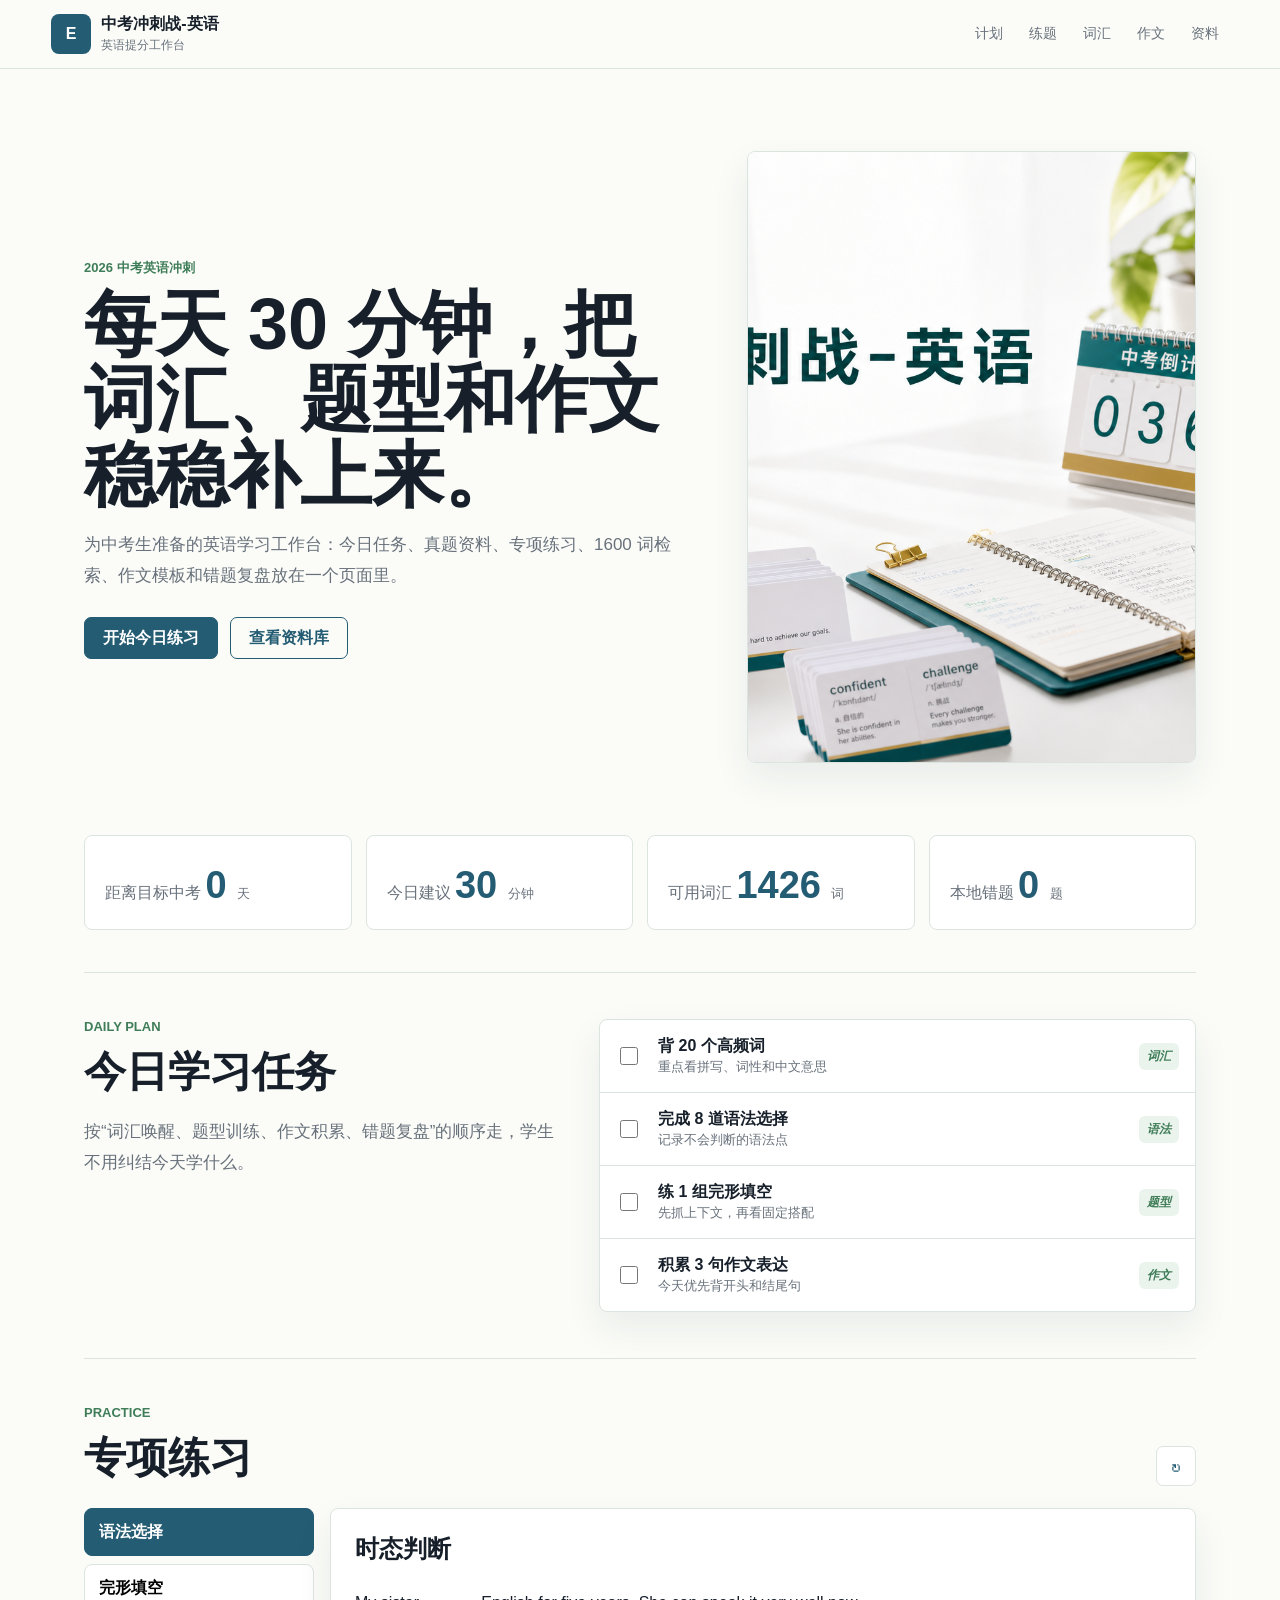
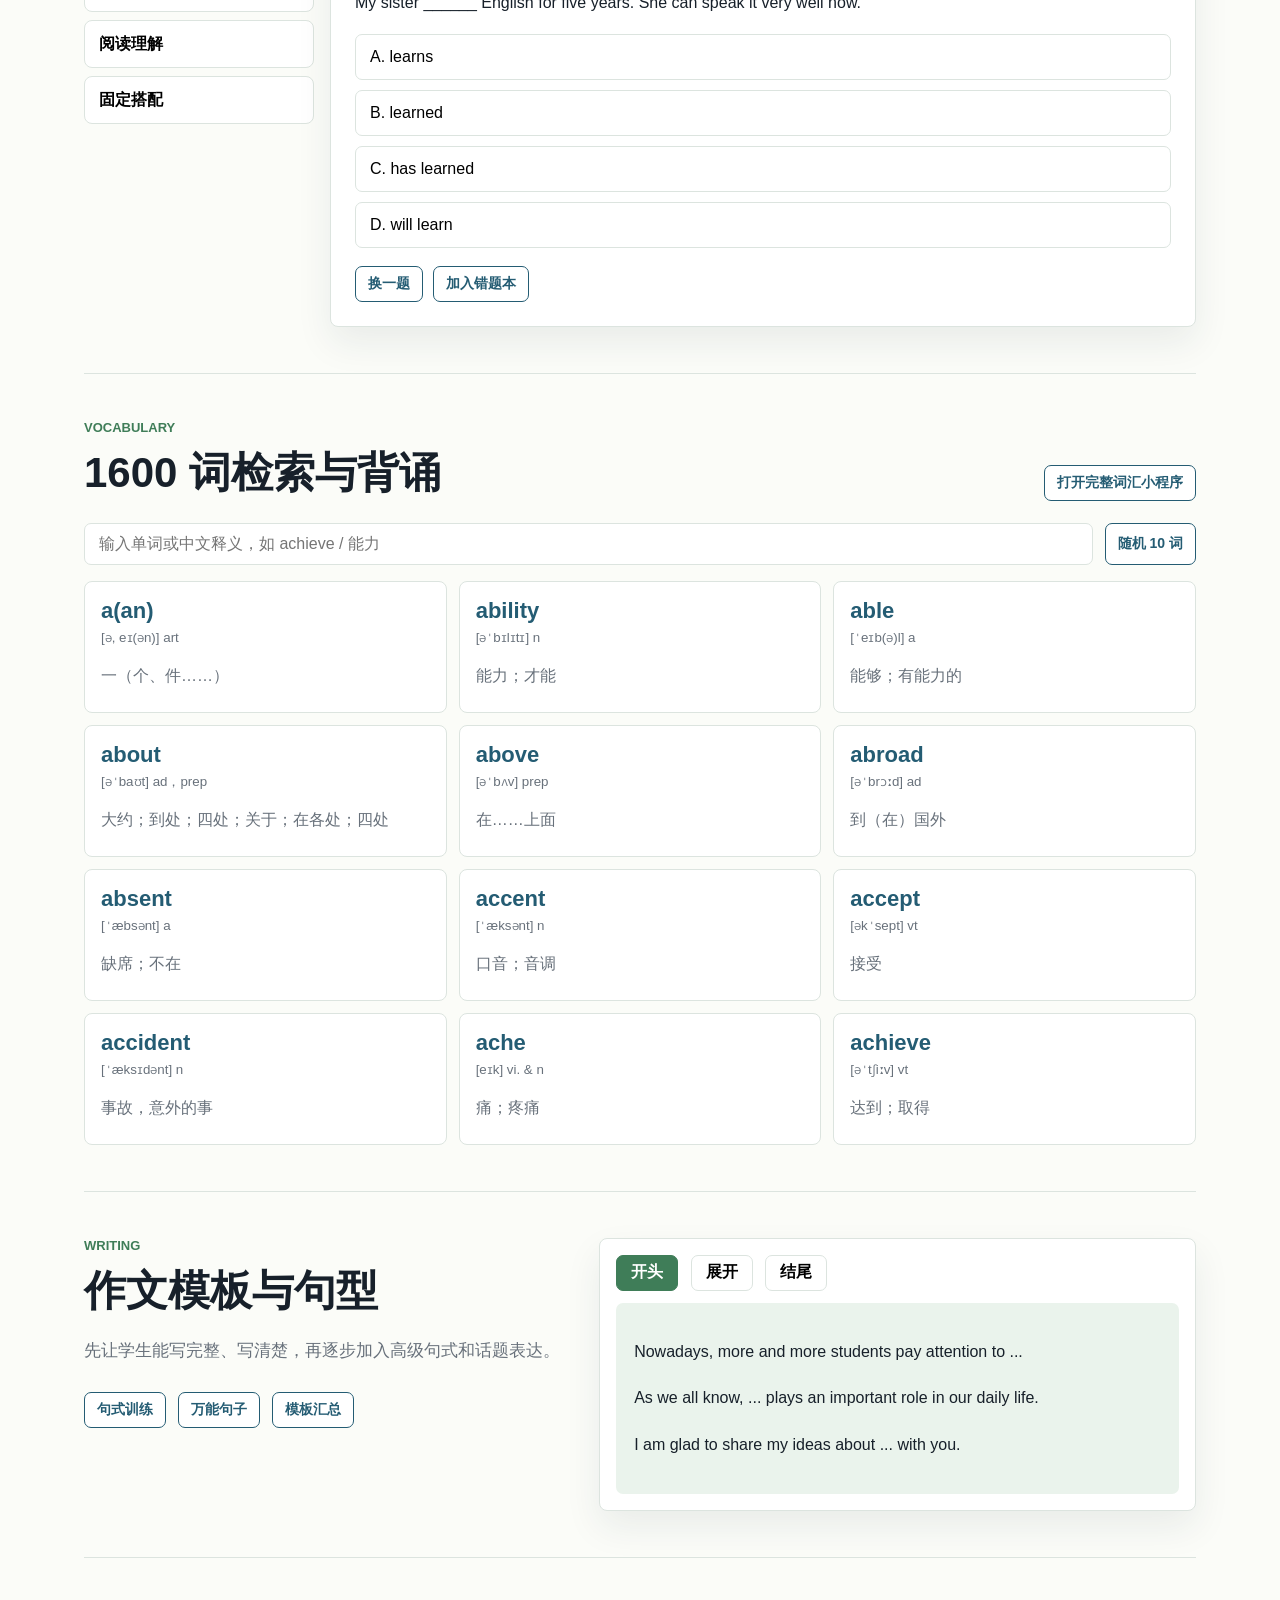
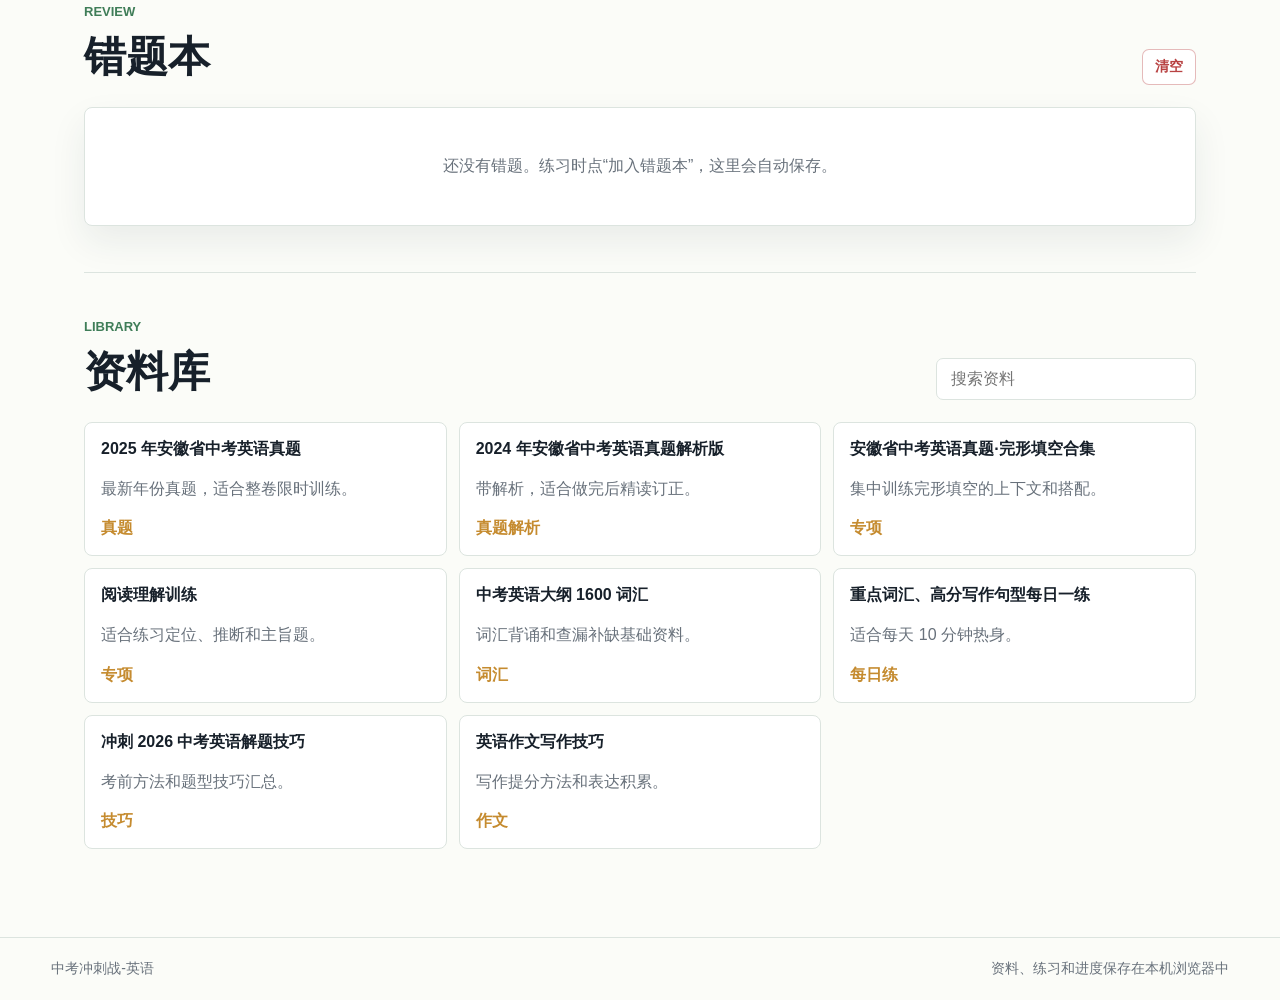
<file: index.html>
<!doctype html>
<html lang="zh-CN">
<head>
  <meta charset="utf-8">
  <meta name="viewport" content="width=device-width, initial-scale=1">
  <title>中考冲刺战-英语</title>
  <meta name="description" content="中考英语冲刺学习网站：倒计时、每日任务、专项练习、错题本、1600词检索、作文模板和真题资料。">
  <meta property="og:type" content="website">
  <meta property="og:title" content="中考冲刺战-英语">
  <meta property="og:description" content="每天30分钟，把词汇、题型和作文稳稳补上来。">
  <meta property="og:url" content="https://123456lhwtt.github.io/zhongkao-english/">
  <meta property="og:image" content="https://123456lhwtt.github.io/zhongkao-english/assets/hero-cover.png">
  <meta name="twitter:card" content="summary_large_image">
  <meta name="twitter:title" content="中考冲刺战-英语">
  <meta name="twitter:description" content="中考英语冲刺学习网站：每日任务、专项练习、错题本、词汇和作文模板。">
  <meta name="twitter:image" content="https://123456lhwtt.github.io/zhongkao-english/assets/hero-cover.png">
  <link rel="preload" as="image" href="./assets/hero-cover.png">
  <link rel="stylesheet" href="./styles.css">
</head>
<body>
  <header class="topbar">
    <a class="brand" href="#home" aria-label="返回首页">
      <span class="brand-mark">E</span>
      <span>
        <strong>中考冲刺战-英语</strong>
        <small>英语提分工作台</small>
      </span>
    </a>
    <nav class="nav" aria-label="主导航">
      <a href="#plan">计划</a>
      <a href="#practice">练题</a>
      <a href="#words">词汇</a>
      <a href="#writing">作文</a>
      <a href="#resources">资料</a>
    </nav>
  </header>

  <main id="home">
    <section class="hero">
      <div class="hero-copy">
        <p class="eyebrow">2026 中考英语冲刺</p>
        <h1>每天 30 分钟，把词汇、题型和作文稳稳补上来。</h1>
        <p class="hero-text">为中考生准备的英语学习工作台：今日任务、真题资料、专项练习、1600 词检索、作文模板和错题复盘放在一个页面里。</p>
        <div class="hero-actions">
          <a class="btn primary" href="#practice">开始今日练习</a>
          <a class="btn ghost" href="#resources">查看资料库</a>
        </div>
      </div>
      <figure class="hero-media">
        <img src="./assets/hero-cover.png" alt="中考冲刺战-英语封面图">
      </figure>
    </section>

    <section class="dashboard" aria-label="学习概览">
      <article class="metric">
        <span>距离目标中考</span>
        <strong id="daysLeft">--</strong>
        <small>天</small>
      </article>
      <article class="metric">
        <span>今日建议</span>
        <strong>30</strong>
        <small>分钟</small>
      </article>
      <article class="metric">
        <span>可用词汇</span>
        <strong id="wordCount">1600+</strong>
        <small>词</small>
      </article>
      <article class="metric">
        <span>本地错题</span>
        <strong id="mistakeCount">0</strong>
        <small>题</small>
      </article>
    </section>

    <section id="plan" class="section split">
      <div>
        <p class="eyebrow">Daily Plan</p>
        <h2>今日学习任务</h2>
        <p class="section-lead">按“词汇唤醒、题型训练、作文积累、错题复盘”的顺序走，学生不用纠结今天学什么。</p>
      </div>
      <div class="task-panel" id="taskPanel"></div>
    </section>

    <section id="practice" class="section">
      <div class="section-head">
        <div>
          <p class="eyebrow">Practice</p>
          <h2>专项练习</h2>
        </div>
        <button class="icon-btn" id="resetPractice" title="重置练习">↻</button>
      </div>
      <div class="practice-layout">
        <aside class="practice-tabs" id="practiceTabs"></aside>
        <article class="question-card" id="questionCard"></article>
      </div>
    </section>

    <section id="words" class="section">
      <div class="section-head">
        <div>
          <p class="eyebrow">Vocabulary</p>
          <h2>1600 词检索与背诵</h2>
        </div>
        <a class="btn small" href="./常见固定搭配/index.html">打开完整词汇小程序</a>
      </div>
      <div class="word-tools">
        <input id="wordSearch" type="search" placeholder="输入单词或中文释义，如 achieve / 能力">
        <button class="btn small" id="randomWords">随机 10 词</button>
      </div>
      <div class="word-grid" id="wordGrid"></div>
    </section>

    <section id="writing" class="section split">
      <div>
        <p class="eyebrow">Writing</p>
        <h2>作文模板与句型</h2>
        <p class="section-lead">先让学生能写完整、写清楚，再逐步加入高级句式和话题表达。</p>
        <div class="resource-actions">
          <a class="btn small" href="./中考英语作文句式训练-【学生版】.docx">句式训练</a>
          <a class="btn small" href="./英语作文技巧/英语作文万能句子.pdf">万能句子</a>
          <a class="btn small" href="./英语作文技巧/中考英语作文万能模板及万能句型汇总.doc">模板汇总</a>
        </div>
      </div>
      <div class="writing-bank">
        <button class="template active" data-template="opening">开头</button>
        <button class="template" data-template="body">展开</button>
        <button class="template" data-template="ending">结尾</button>
        <div id="templateText" class="template-text"></div>
      </div>
    </section>

    <section id="mistakes" class="section">
      <div class="section-head">
        <div>
          <p class="eyebrow">Review</p>
          <h2>错题本</h2>
        </div>
        <button class="btn small danger" id="clearMistakes">清空</button>
      </div>
      <div id="mistakeList" class="mistake-list"></div>
    </section>

    <section id="resources" class="section">
      <div class="section-head">
        <div>
          <p class="eyebrow">Library</p>
          <h2>资料库</h2>
        </div>
        <input id="resourceSearch" class="compact-search" type="search" placeholder="搜索资料">
      </div>
      <div class="resource-grid" id="resourceGrid"></div>
    </section>
  </main>

  <footer class="footer">
    <span>中考冲刺战-英语</span>
    <span>资料、练习和进度保存在本机浏览器中</span>
  </footer>

  <script src="./常见固定搭配/vocab_data.js"></script>
  <script src="./app.js"></script>
</body>
</html>
</file>
<file: styles.css>
:root {
  --ink: #17202a;
  --muted: #68717b;
  --line: #dce4df;
  --paper: #fbfcf8;
  --panel: #ffffff;
  --blue: #245c73;
  --green: #3f7d58;
  --red: #b84242;
  --gold: #c58b2f;
  --soft-blue: #e7f1f4;
  --soft-green: #eaf3ec;
  --soft-gold: #fff4da;
  --shadow: 0 16px 36px rgba(28, 47, 58, .08);
  --radius: 8px;
  font-family: -apple-system, BlinkMacSystemFont, "PingFang SC", "Microsoft YaHei", Arial, sans-serif;
}

* { box-sizing: border-box; }

html { scroll-behavior: smooth; }

body {
  margin: 0;
  color: var(--ink);
  background: var(--paper);
}

a { color: inherit; text-decoration: none; }

button, input {
  font: inherit;
}

.topbar {
  position: sticky;
  top: 0;
  z-index: 20;
  display: flex;
  align-items: center;
  justify-content: space-between;
  gap: 24px;
  padding: 14px clamp(18px, 4vw, 56px);
  background: rgba(251, 252, 248, .94);
  border-bottom: 1px solid var(--line);
  backdrop-filter: blur(12px);
}

.brand {
  display: inline-flex;
  align-items: center;
  gap: 10px;
  min-width: 170px;
}

.brand-mark {
  display: grid;
  place-items: center;
  width: 40px;
  height: 40px;
  color: #fff;
  background: var(--blue);
  border-radius: 8px;
  font-weight: 800;
}

.brand strong, .brand small { display: block; }
.brand small { color: var(--muted); font-size: 12px; margin-top: 2px; }

.nav {
  display: flex;
  flex-wrap: wrap;
  justify-content: flex-end;
  gap: 6px;
}

.nav a {
  padding: 8px 10px;
  color: var(--muted);
  border-radius: 6px;
  font-size: 14px;
}

.nav a:hover { color: var(--blue); background: var(--soft-blue); }

main {
  max-width: 1180px;
  margin: 0 auto;
  padding: 24px clamp(16px, 3vw, 34px) 42px;
}

.hero {
  min-height: calc(100vh - 152px);
  display: grid;
  grid-template-columns: minmax(0, 1.05fr) minmax(300px, .8fr);
  align-items: center;
  gap: clamp(28px, 6vw, 74px);
  padding: 18px 0 34px;
}

.hero h1 {
  max-width: 780px;
  margin: 0;
  font-size: clamp(36px, 6vw, 72px);
  line-height: 1.05;
  letter-spacing: 0;
}

.eyebrow {
  margin: 0 0 10px;
  color: var(--green);
  font-weight: 800;
  text-transform: uppercase;
  letter-spacing: 0;
  font-size: 13px;
}

.hero-text, .section-lead {
  max-width: 660px;
  color: var(--muted);
  line-height: 1.8;
  font-size: 17px;
}

.hero-actions, .resource-actions {
  display: flex;
  flex-wrap: wrap;
  gap: 12px;
  margin-top: 26px;
}

.btn {
  display: inline-flex;
  align-items: center;
  justify-content: center;
  min-height: 42px;
  padding: 0 18px;
  border: 1px solid var(--blue);
  border-radius: 7px;
  background: #fff;
  color: var(--blue);
  cursor: pointer;
  font-weight: 700;
}

.btn.primary {
  color: #fff;
  background: var(--blue);
}

.btn.ghost { background: transparent; }
.btn.small { min-height: 36px; padding: 0 12px; font-size: 14px; }
.btn.danger { color: var(--red); border-color: rgba(184, 66, 66, .36); }

.hero-media {
  margin: 0;
  position: relative;
  min-height: 420px;
}

.hero-media img {
  width: 100%;
  height: min(68vh, 620px);
  min-height: 420px;
  object-fit: cover;
  object-position: center top;
  border-radius: var(--radius);
  box-shadow: var(--shadow);
  border: 1px solid var(--line);
}

.dashboard {
  display: grid;
  grid-template-columns: repeat(4, 1fr);
  gap: 14px;
  margin: -6px 0 42px;
}

.metric {
  padding: 20px;
  background: var(--panel);
  border: 1px solid var(--line);
  border-radius: var(--radius);
}

.metric span, .metric small { color: var(--muted); }
.metric strong { display: inline-block; margin: 8px 6px 2px 0; font-size: 38px; color: var(--blue); }

.section {
  padding: 46px 0;
  border-top: 1px solid var(--line);
}

.section h2 {
  margin: 0;
  font-size: clamp(26px, 3.4vw, 42px);
  letter-spacing: 0;
}

.split {
  display: grid;
  grid-template-columns: minmax(0, .85fr) minmax(320px, 1.05fr);
  gap: 32px;
  align-items: start;
}

.section-head {
  display: flex;
  align-items: end;
  justify-content: space-between;
  gap: 18px;
  margin-bottom: 22px;
}

.task-panel, .question-card, .writing-bank, .mistake-list {
  background: var(--panel);
  border: 1px solid var(--line);
  border-radius: var(--radius);
  box-shadow: var(--shadow);
}

.task {
  display: grid;
  grid-template-columns: 28px 1fr auto;
  gap: 14px;
  align-items: center;
  padding: 16px;
  border-bottom: 1px solid var(--line);
}

.task:last-child { border-bottom: 0; }

.task input { width: 18px; height: 18px; accent-color: var(--green); }
.task strong { display: block; }
.task small { color: var(--muted); }
.tag {
  padding: 5px 8px;
  border-radius: 6px;
  background: var(--soft-green);
  color: var(--green);
  font-size: 12px;
  font-weight: 800;
}

.practice-layout {
  display: grid;
  grid-template-columns: 230px minmax(0, 1fr);
  gap: 16px;
}

.practice-tabs {
  display: grid;
  gap: 8px;
  align-content: start;
}

.tab {
  min-height: 48px;
  padding: 0 14px;
  text-align: left;
  border: 1px solid var(--line);
  border-radius: var(--radius);
  background: #fff;
  cursor: pointer;
  font-weight: 800;
}

.tab.active {
  color: #fff;
  background: var(--blue);
  border-color: var(--blue);
}

.question-card {
  min-height: 330px;
  padding: 24px;
}

.question-card h3 { margin-top: 0; font-size: 24px; }
.question-card p { line-height: 1.8; }

.option {
  width: 100%;
  display: block;
  margin: 10px 0;
  padding: 13px 14px;
  text-align: left;
  border: 1px solid var(--line);
  border-radius: 7px;
  background: #fff;
  cursor: pointer;
}

.option.correct { border-color: var(--green); background: var(--soft-green); }
.option.wrong { border-color: var(--red); background: #fff0f0; }
.explain { margin-top: 18px; padding: 14px; background: var(--soft-gold); border-radius: 7px; color: #6d4c11; }
.question-actions { display: flex; flex-wrap: wrap; gap: 10px; margin-top: 18px; }

.icon-btn {
  width: 40px;
  height: 40px;
  border: 1px solid var(--line);
  border-radius: 7px;
  background: #fff;
  cursor: pointer;
  color: var(--blue);
  font-size: 20px;
}

.word-tools {
  display: grid;
  grid-template-columns: minmax(0, 1fr) auto;
  gap: 12px;
  margin-bottom: 16px;
}

.word-tools input, .compact-search {
  width: 100%;
  min-height: 42px;
  padding: 0 14px;
  border: 1px solid var(--line);
  border-radius: 7px;
  background: #fff;
  outline: none;
}

.word-tools input:focus, .compact-search:focus { border-color: var(--blue); }
.compact-search { max-width: 260px; }

.word-grid, .resource-grid {
  display: grid;
  grid-template-columns: repeat(3, 1fr);
  gap: 12px;
}

.word-card, .resource-card {
  min-height: 132px;
  padding: 16px;
  background: #fff;
  border: 1px solid var(--line);
  border-radius: var(--radius);
}

.word-card strong {
  display: block;
  font-size: 22px;
  color: var(--blue);
  margin-bottom: 4px;
}

.word-card small, .resource-card small { color: var(--muted); }
.word-card p, .resource-card p { margin-bottom: 0; line-height: 1.65; color: var(--muted); }

.writing-bank {
  padding: 16px;
}

.template {
  min-height: 36px;
  padding: 0 14px;
  margin: 0 8px 12px 0;
  border: 1px solid var(--line);
  border-radius: 7px;
  background: #fff;
  cursor: pointer;
  font-weight: 700;
}

.template.active {
  color: #fff;
  background: var(--green);
  border-color: var(--green);
}

.template-text {
  padding: 18px;
  background: var(--soft-green);
  border-radius: 7px;
  line-height: 1.9;
}

.mistake-list {
  min-height: 96px;
  padding: 10px;
}

.mistake-item {
  padding: 14px;
  border-bottom: 1px solid var(--line);
}

.mistake-item:last-child { border-bottom: 0; }
.empty { color: var(--muted); padding: 22px; text-align: center; }

.resource-card {
  display: flex;
  flex-direction: column;
}

.resource-card strong { color: var(--ink); }
.resource-card .resource-type { color: var(--gold); font-weight: 800; margin-top: auto; padding-top: 16px; }

.footer {
  display: flex;
  justify-content: space-between;
  gap: 18px;
  padding: 22px clamp(18px, 4vw, 56px);
  color: var(--muted);
  border-top: 1px solid var(--line);
  font-size: 14px;
}

@media (max-width: 880px) {
  .topbar { align-items: flex-start; flex-direction: column; gap: 10px; }
  .nav { justify-content: flex-start; }
  .hero, .split, .practice-layout { grid-template-columns: 1fr; }
  .hero { min-height: auto; }
  .hero-media, .hero-media img { min-height: 300px; height: 360px; }
  .dashboard, .word-grid, .resource-grid { grid-template-columns: repeat(2, 1fr); }
}

@media (max-width: 560px) {
  main { padding-top: 14px; }
  .hero h1 { font-size: 38px; }
  .dashboard, .word-grid, .resource-grid, .word-tools { grid-template-columns: 1fr; }
  .section-head { align-items: start; flex-direction: column; }
  .compact-search { max-width: none; }
  .task { grid-template-columns: 28px 1fr; }
  .task .tag { grid-column: 2; justify-self: start; }
  .footer { flex-direction: column; }
}
</file>
